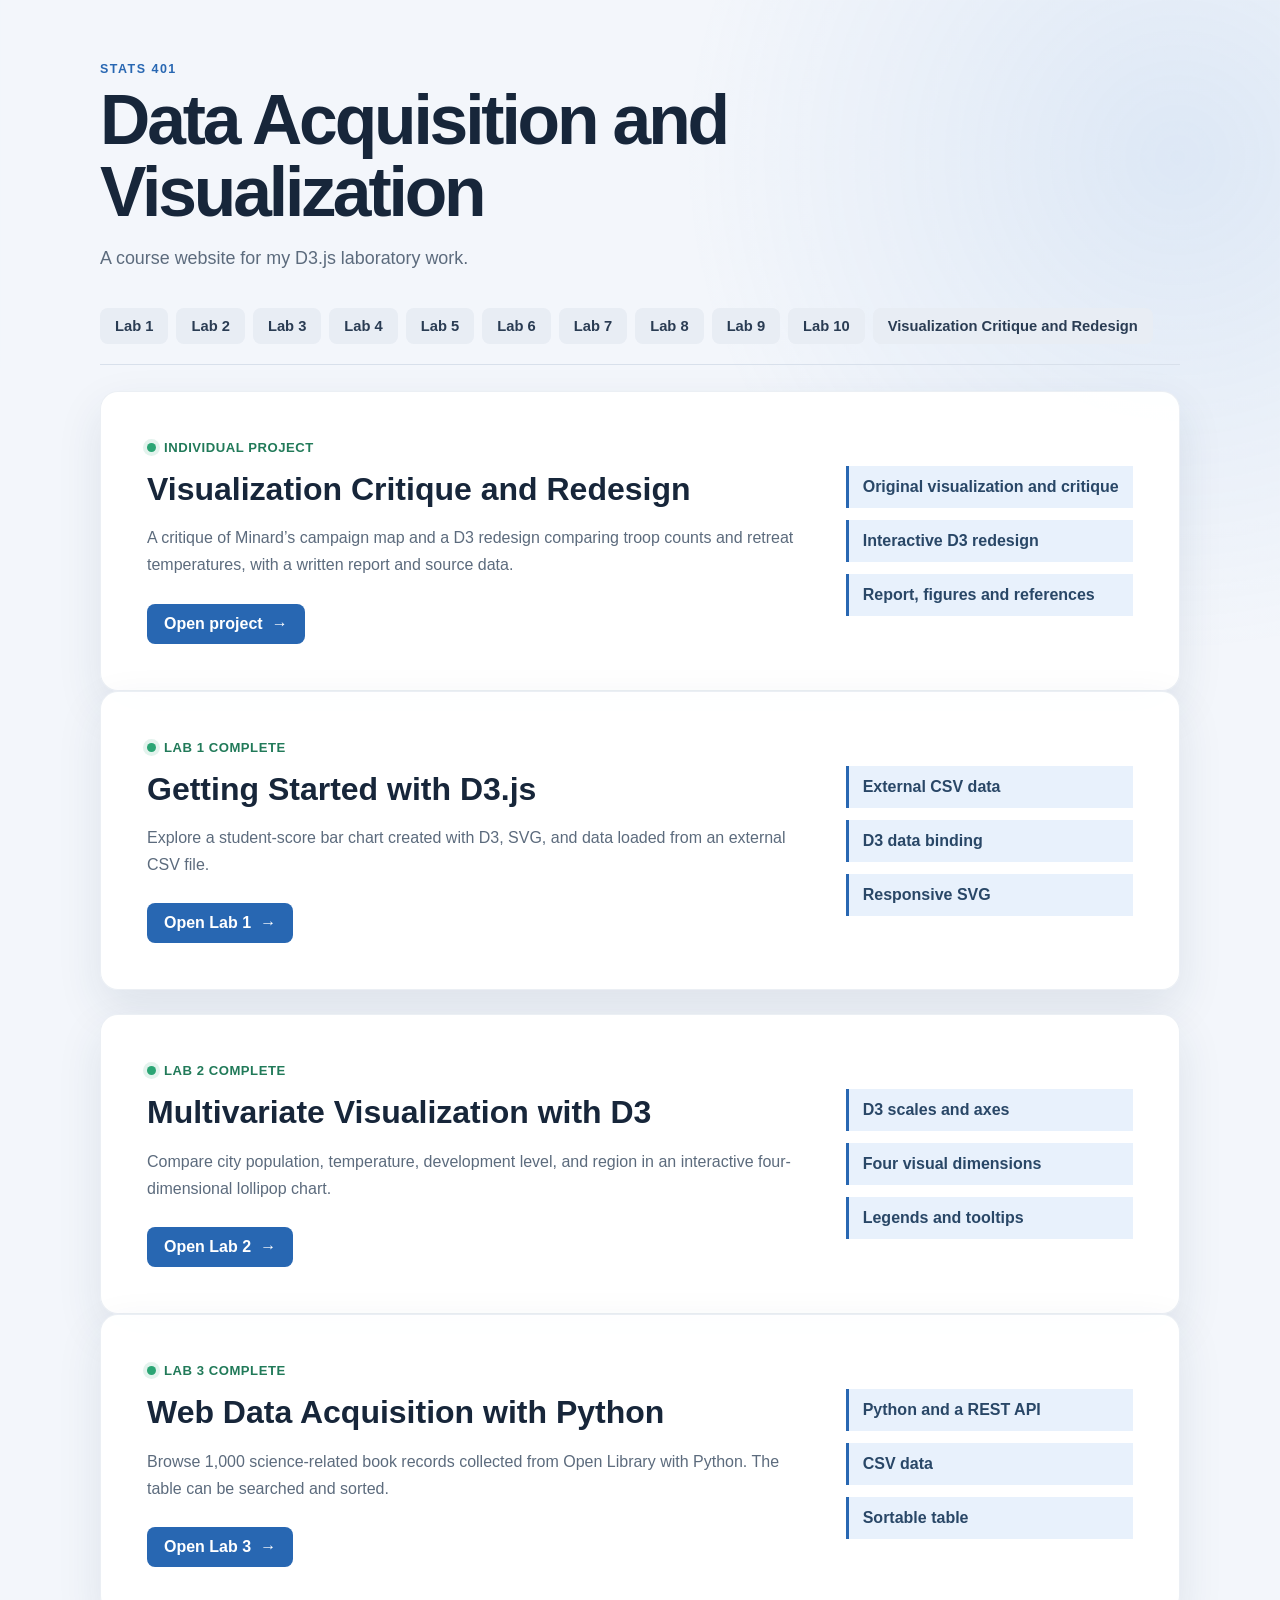
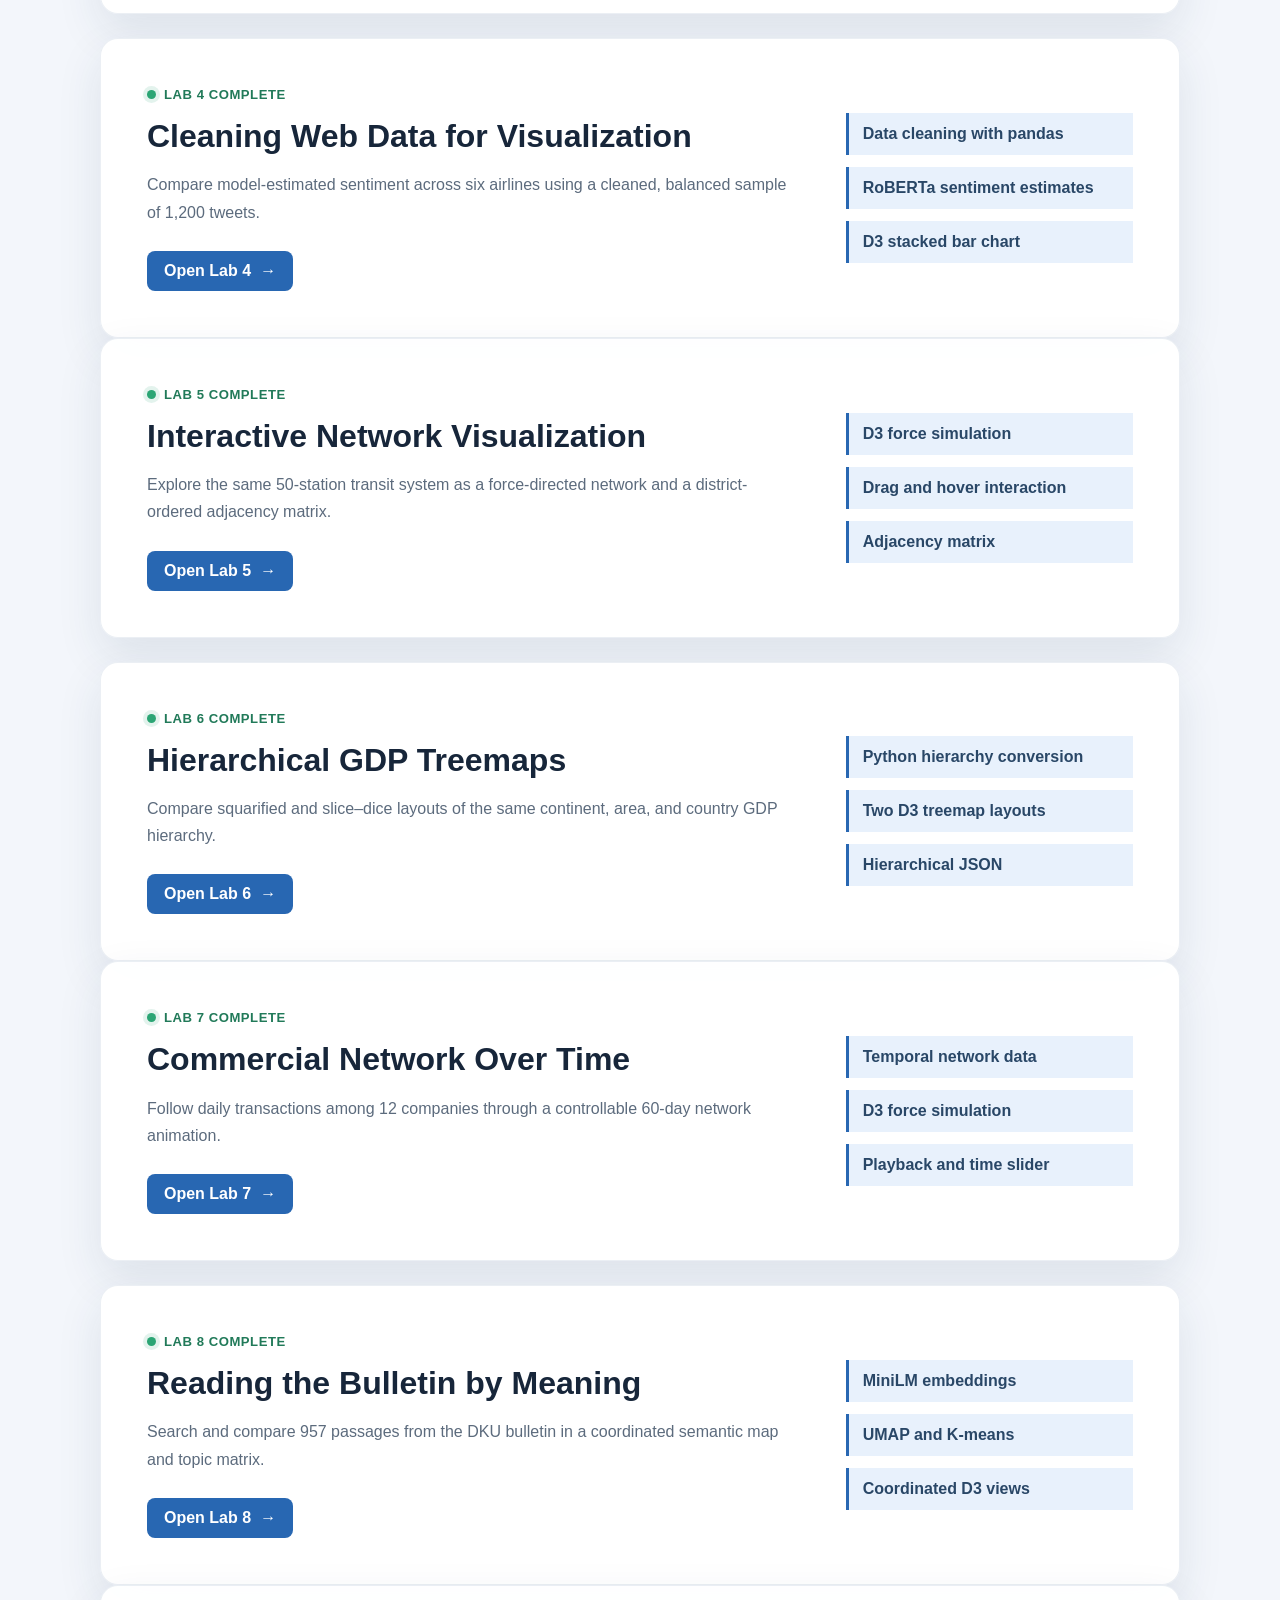
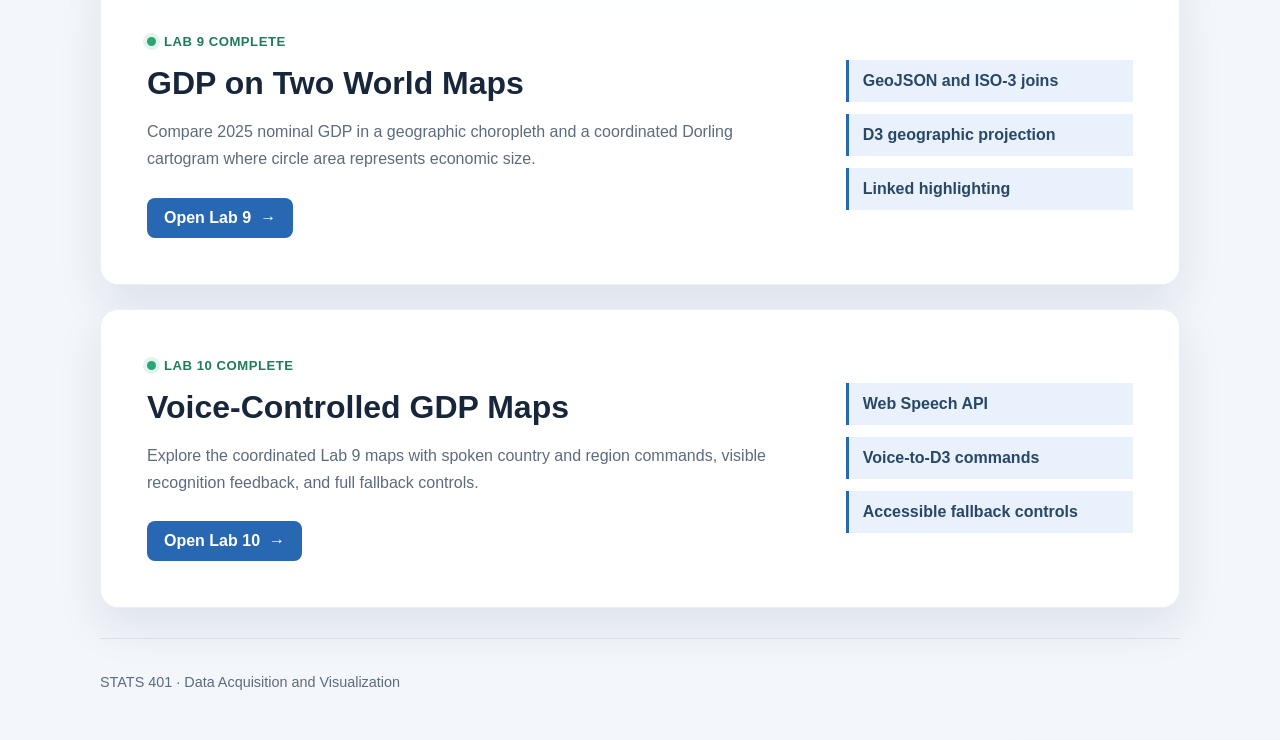
<file: index.html>
<!doctype html>
<html lang="en">
<head>
  <meta charset="utf-8">
  <meta name="viewport" content="width=device-width, initial-scale=1">
  <meta name="description" content="STATS 401 course website for data acquisition and visualization labs.">
  <title>STATS 401 Labs</title>
  <link rel="stylesheet" href="css/style.css?v=20260827-lab2">
</head>
<body>
  <a class="skip-link" href="#main-content">Skip to main content</a>

  <main id="main-content">
    <header class="page-header">
      <p class="eyebrow">STATS 401</p>
      <h1>Data Acquisition and Visualization</h1>
      <p class="intro">A course website for my D3.js laboratory work.</p>
    </header>

    <nav class="lab-nav" aria-label="Lab navigation">
      <a href="lab1/">Lab 1</a>
      <a href="lab2/">Lab 2</a>
      <a href="lab3/">Lab 3</a>
      <a href="lab4/">Lab 4</a>
      <a href="lab5/">Lab 5</a>
      <a href="lab6/">Lab 6</a>
      <a href="lab7/">Lab 7</a>
      <a href="lab8/">Lab 8</a>
      <a href="lab9/">Lab 9</a>
      <a href="lab10/">Lab 10</a>
      <a href="visualization-critique/">Visualization Critique and Redesign</a>
    </nav>

    <section class="card lab-feature" aria-labelledby="critique-heading">
      <div>
        <p class="status"><span class="status-dot" aria-hidden="true"></span>Individual Project</p>
        <h2 id="critique-heading">Visualization Critique and Redesign</h2>
        <p>A critique of Minard’s campaign map and a D3 redesign comparing troop counts and retreat temperatures, with a written report and source data.</p>
        <a class="button" href="visualization-critique/">Open project <span aria-hidden="true">→</span></a>
      </div>
      <ul class="feature-list" aria-label="Project contents">
        <li>Original visualization and critique</li>
        <li>Interactive D3 redesign</li>
        <li>Report, figures and references</li>
      </ul>
    </section>


    <section class="card lab-feature" aria-labelledby="lab1-heading">
      <div>
        <p class="status"><span class="status-dot" aria-hidden="true"></span>Lab 1 complete</p>
        <h2 id="lab1-heading">Getting Started with D3.js</h2>
        <p>
          Explore a student-score bar chart created with D3, SVG, and data loaded
          from an external CSV file.
        </p>
        <a class="button" href="lab1/">Open Lab 1 <span aria-hidden="true">→</span></a>
      </div>
      <ul class="feature-list" aria-label="Lab 1 technologies">
        <li>External CSV data</li>
        <li>D3 data binding</li>
        <li>Responsive SVG</li>
      </ul>
    </section>

    <section class="card lab-feature lab-feature-secondary" aria-labelledby="lab2-heading">
      <div>
        <p class="status"><span class="status-dot" aria-hidden="true"></span>Lab 2 complete</p>
        <h2 id="lab2-heading">Multivariate Visualization with D3</h2>
        <p>
          Compare city population, temperature, development level, and region in
          an interactive four-dimensional lollipop chart.
        </p>
        <a class="button" href="lab2/">Open Lab 2 <span aria-hidden="true">→</span></a>
      </div>
      <ul class="feature-list" aria-label="Lab 2 technologies">
        <li>D3 scales and axes</li>
        <li>Four visual dimensions</li>
        <li>Legends and tooltips</li>
      </ul>
    </section>

    <section class="card lab-feature" aria-labelledby="lab3-heading">
      <div>
        <p class="status"><span class="status-dot" aria-hidden="true"></span>Lab 3 complete</p>
        <h2 id="lab3-heading">Web Data Acquisition with Python</h2>
        <p>
          Browse 1,000 science-related book records collected from Open Library
          with Python. The table can be searched and sorted.
        </p>
        <a class="button" href="lab3/">Open Lab 3 <span aria-hidden="true">→</span></a>
      </div>
      <ul class="feature-list" aria-label="Lab 3 technologies">
        <li>Python and a REST API</li>
        <li>CSV data</li>
        <li>Sortable table</li>
      </ul>
    </section>

    <section class="card lab-feature lab-feature-secondary" aria-labelledby="lab4-heading">
      <div>
        <p class="status"><span class="status-dot" aria-hidden="true"></span>Lab 4 complete</p>
        <h2 id="lab4-heading">Cleaning Web Data for Visualization</h2>
        <p>
          Compare model-estimated sentiment across six airlines using a cleaned,
          balanced sample of 1,200 tweets.
        </p>
        <a class="button" href="lab4/">Open Lab 4 <span aria-hidden="true">→</span></a>
      </div>
      <ul class="feature-list" aria-label="Lab 4 technologies">
        <li>Data cleaning with pandas</li>
        <li>RoBERTa sentiment estimates</li>
        <li>D3 stacked bar chart</li>
      </ul>
    </section>

    <section class="card lab-feature" aria-labelledby="lab5-heading">
      <div>
        <p class="status"><span class="status-dot" aria-hidden="true"></span>Lab 5 complete</p>
        <h2 id="lab5-heading">Interactive Network Visualization</h2>
        <p>
          Explore the same 50-station transit system as a force-directed network
          and a district-ordered adjacency matrix.
        </p>
        <a class="button" href="lab5/">Open Lab 5 <span aria-hidden="true">→</span></a>
      </div>
      <ul class="feature-list" aria-label="Lab 5 technologies">
        <li>D3 force simulation</li>
        <li>Drag and hover interaction</li>
        <li>Adjacency matrix</li>
      </ul>
    </section>

    <section class="card lab-feature lab-feature-secondary" aria-labelledby="lab6-heading">
      <div>
        <p class="status"><span class="status-dot" aria-hidden="true"></span>Lab 6 complete</p>
        <h2 id="lab6-heading">Hierarchical GDP Treemaps</h2>
        <p>
          Compare squarified and slice–dice layouts of the same continent,
          area, and country GDP hierarchy.
        </p>
        <a class="button" href="lab6/">Open Lab 6 <span aria-hidden="true">→</span></a>
      </div>
      <ul class="feature-list" aria-label="Lab 6 technologies">
        <li>Python hierarchy conversion</li>
        <li>Two D3 treemap layouts</li>
        <li>Hierarchical JSON</li>
      </ul>
    </section>

    <section class="card lab-feature" aria-labelledby="lab7-heading">
      <div>
        <p class="status"><span class="status-dot" aria-hidden="true"></span>Lab 7 complete</p>
        <h2 id="lab7-heading">Commercial Network Over Time</h2>
        <p>
          Follow daily transactions among 12 companies through a controllable
          60-day network animation.
        </p>
        <a class="button" href="lab7/">Open Lab 7 <span aria-hidden="true">→</span></a>
      </div>
      <ul class="feature-list" aria-label="Lab 7 technologies">
        <li>Temporal network data</li>
        <li>D3 force simulation</li>
        <li>Playback and time slider</li>
      </ul>
    </section>

    <section class="card lab-feature lab-feature-secondary" aria-labelledby="lab8-heading">
      <div>
        <p class="status"><span class="status-dot" aria-hidden="true"></span>Lab 8 complete</p>
        <h2 id="lab8-heading">Reading the Bulletin by Meaning</h2>
        <p>
          Search and compare 957 passages from the DKU bulletin in a coordinated
          semantic map and topic matrix.
        </p>
        <a class="button" href="lab8/">Open Lab 8 <span aria-hidden="true">→</span></a>
      </div>
      <ul class="feature-list" aria-label="Lab 8 technologies">
        <li>MiniLM embeddings</li>
        <li>UMAP and K-means</li>
        <li>Coordinated D3 views</li>
      </ul>
    </section>

    <section class="card lab-feature" aria-labelledby="lab9-heading">
      <div>
        <p class="status"><span class="status-dot" aria-hidden="true"></span>Lab 9 complete</p>
        <h2 id="lab9-heading">GDP on Two World Maps</h2>
        <p>
          Compare 2025 nominal GDP in a geographic choropleth and a coordinated
          Dorling cartogram where circle area represents economic size.
        </p>
        <a class="button" href="lab9/">Open Lab 9 <span aria-hidden="true">→</span></a>
      </div>
      <ul class="feature-list" aria-label="Lab 9 technologies">
        <li>GeoJSON and ISO-3 joins</li>
        <li>D3 geographic projection</li>
        <li>Linked highlighting</li>
      </ul>
    </section>

    <section class="card lab-feature lab-feature-secondary" aria-labelledby="lab10-heading">
      <div>
        <p class="status"><span class="status-dot" aria-hidden="true"></span>Lab 10 complete</p>
        <h2 id="lab10-heading">Voice-Controlled GDP Maps</h2>
        <p>
          Explore the coordinated Lab 9 maps with spoken country and region
          commands, visible recognition feedback, and full fallback controls.
        </p>
        <a class="button" href="lab10/">Open Lab 10 <span aria-hidden="true">→</span></a>
      </div>
      <ul class="feature-list" aria-label="Lab 10 technologies">
        <li>Web Speech API</li>
        <li>Voice-to-D3 commands</li>
        <li>Accessible fallback controls</li>
      </ul>
    </section>

    <footer class="site-footer">
      <p>STATS 401 · Data Acquisition and Visualization</p>
    </footer>
  </main>
</body>
</html>
</file>
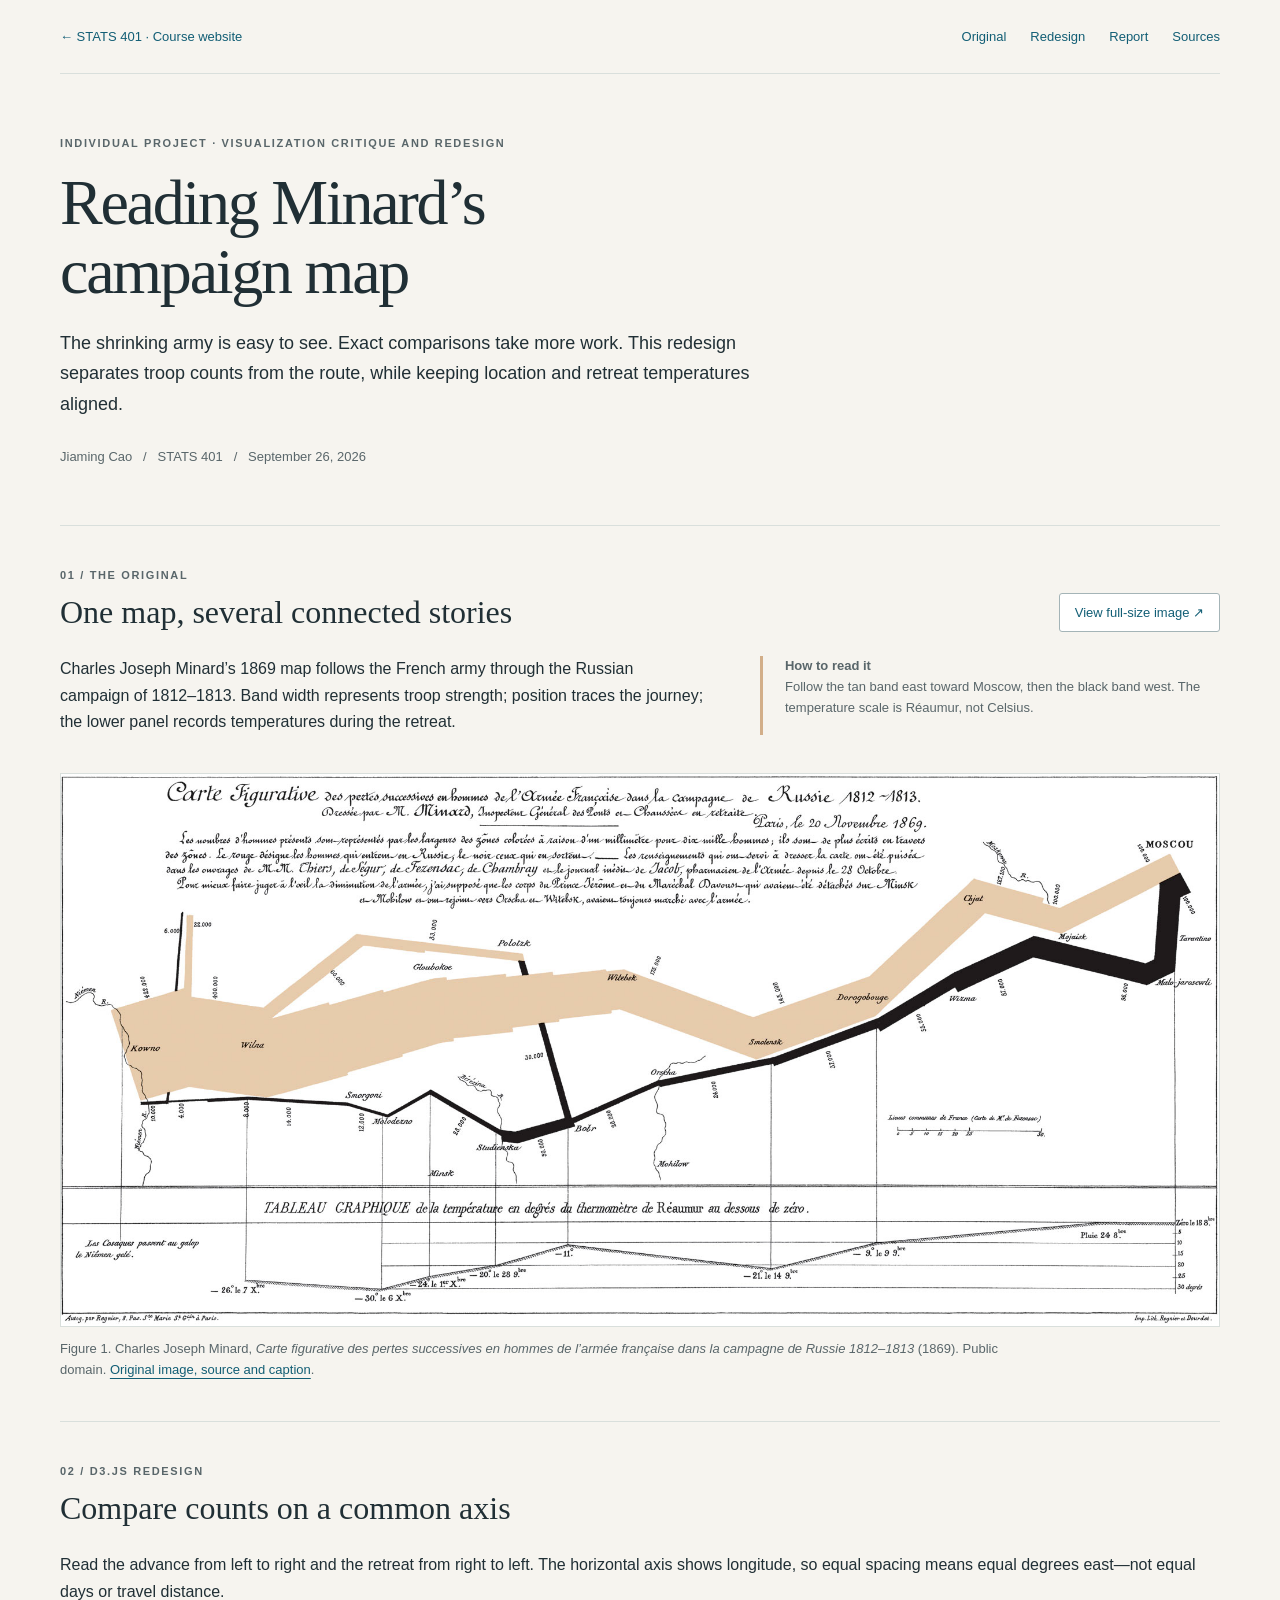
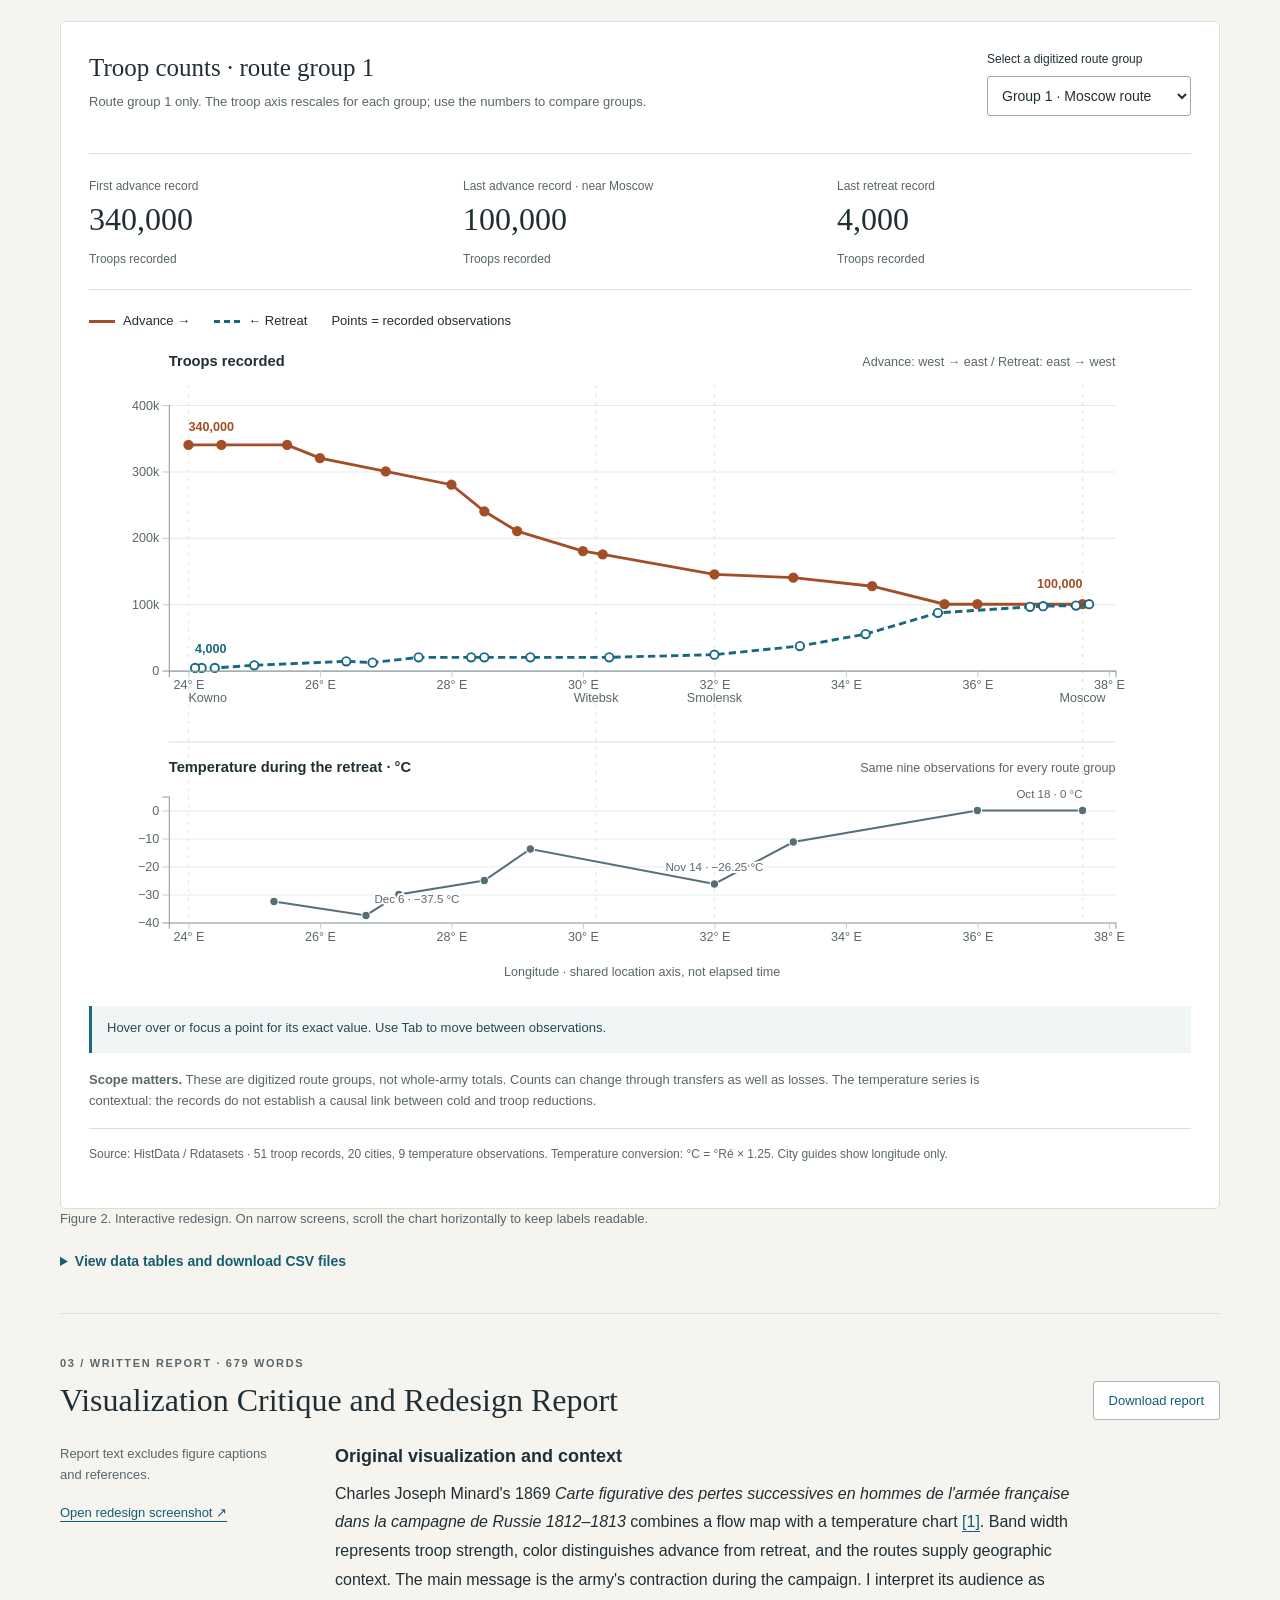
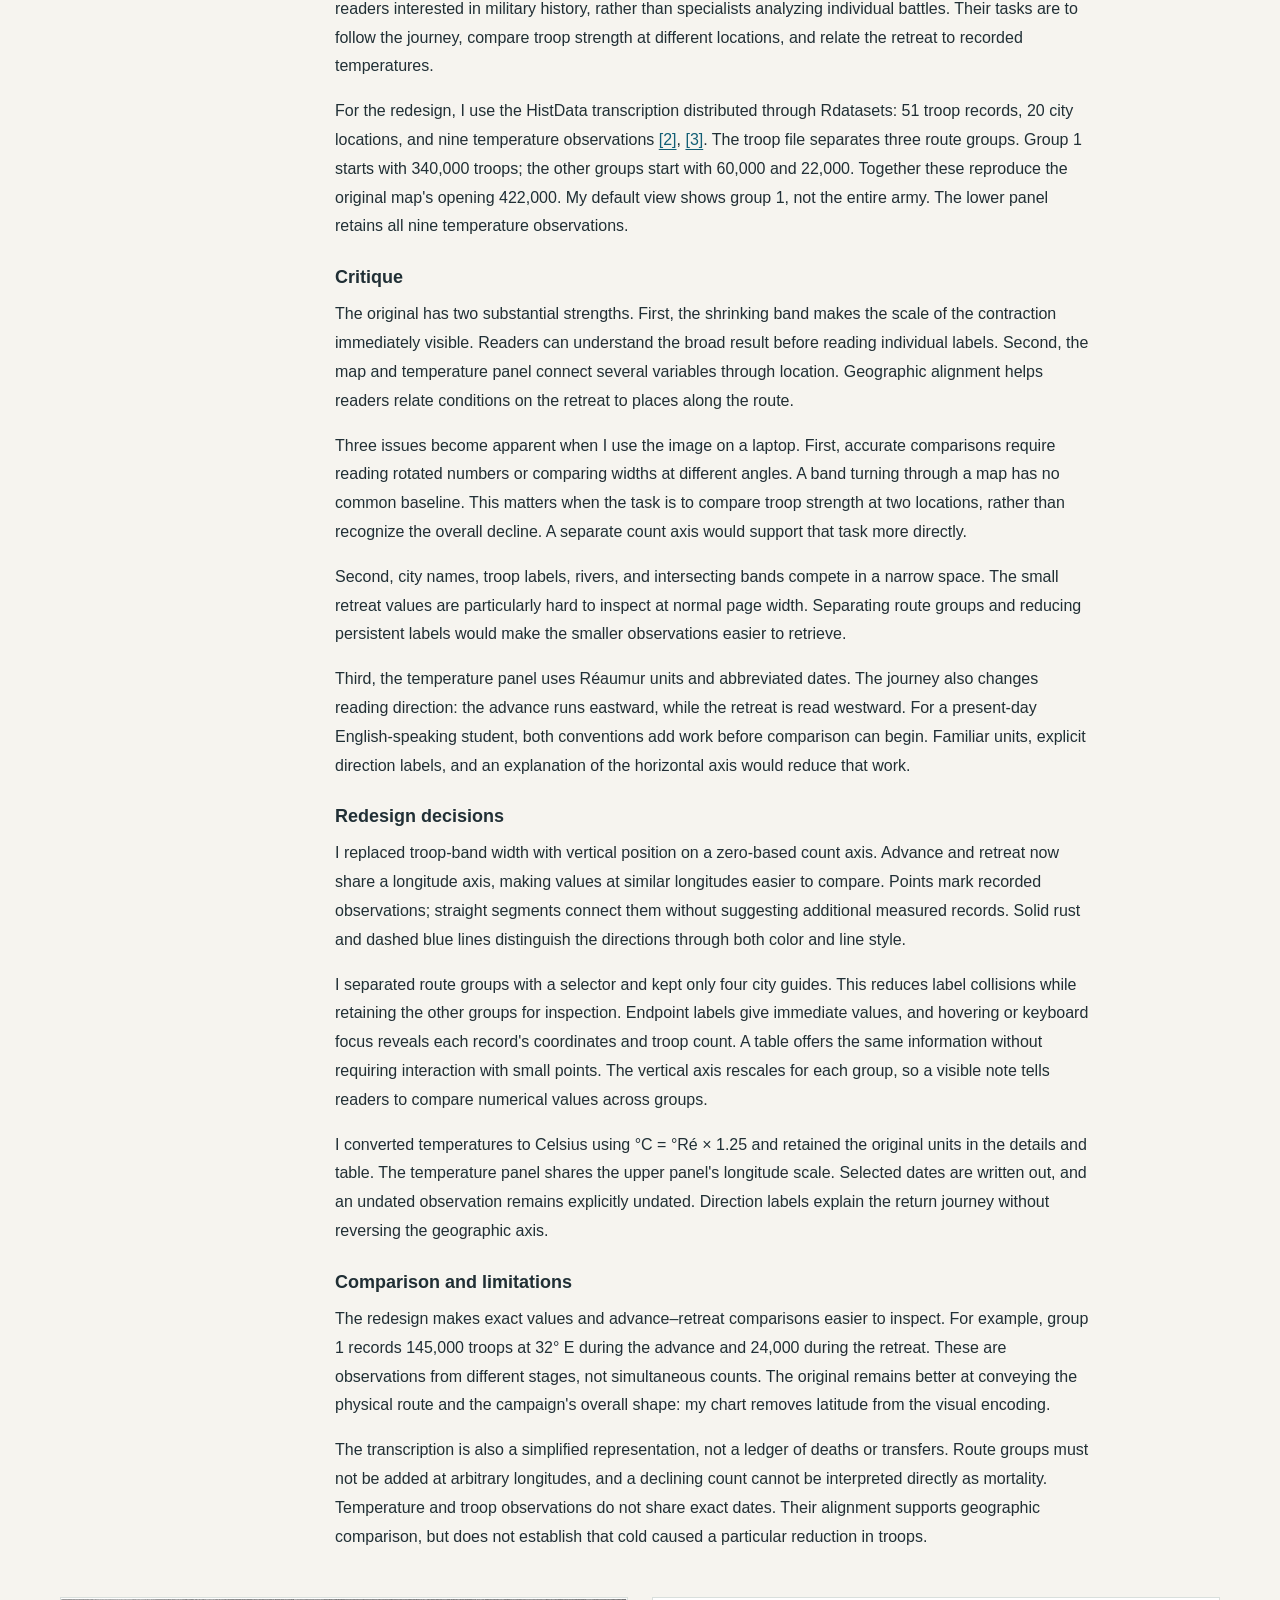
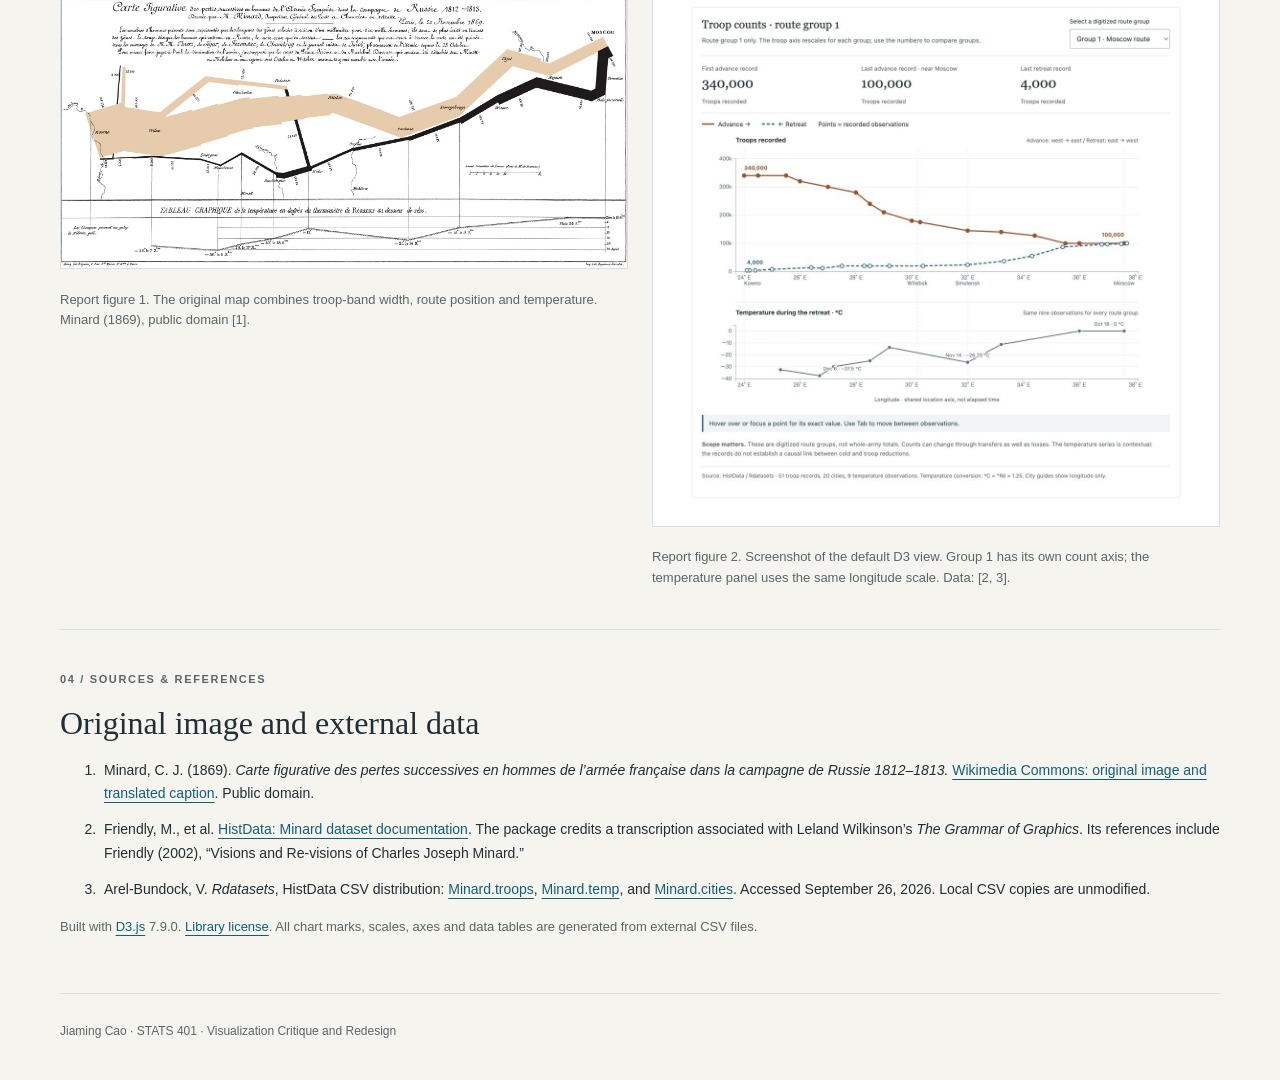
<file: visualization-critique/index.html>
<!doctype html>
<html lang="en"><head><meta charset="utf-8"><meta name="viewport" content="width=device-width,initial-scale=1"><meta name="description" content="A critique of Minard's 1869 campaign map and a D3.js redesign comparing troop counts and retreat temperatures."><title>Visualization Critique and Redesign | Jiaming Cao</title><link rel="stylesheet" href="styles.css"><script src="vendor/d3.v7.min.js" defer></script><script src="chart.js" defer></script></head>
<body><a class="skip" href="#redesign">Skip to redesigned visualization</a>
<header><nav class="topnav" aria-label="Page navigation"><a href="../">← STATS 401 · Course website</a><div class="navlinks"><a href="#original">Original</a><a href="#redesign">Redesign</a><a href="#report">Report</a><a href="#sources">Sources</a></div></nav><div class="hero"><p class="eyebrow">Individual project · Visualization Critique and Redesign</p><h1>Reading Minard’s<br>campaign map</h1><p class="lede">The shrinking army is easy to see. Exact comparisons take more work. This redesign separates troop counts from the route, while keeping location and retreat temperatures aligned.</p><p class="byline">Jiaming Cao &nbsp; / &nbsp; STATS 401 &nbsp; / &nbsp; September 26, 2026</p></div></header>
<main>
<section class="section" id="original" aria-labelledby="original-heading"><div class="section-heading"><div><p class="eyebrow">01 / The original</p><h2 id="original-heading">One map, several connected stories</h2></div><a class="button" href="assets/minard-original.png" target="_blank" rel="noopener">View full-size image ↗</a></div><div class="intro-grid"><p>Charles Joseph Minard’s 1869 map follows the French army through the Russian campaign of 1812–1813. Band width represents troop strength; position traces the journey; the lower panel records temperatures during the retreat.</p><p class="reading-key small"><strong>How to read it</strong><br>Follow the tan band east toward Moscow, then the black band west. The temperature scale is Réaumur, not Celsius.</p></div><figure class="original"><img src="assets/minard-original.png" width="2003" height="955" alt="Minard's original map: a wide tan advance band narrows toward Moscow, and a black retreat band returns west above a temperature chart."><figcaption>Figure 1. Charles Joseph Minard, <em>Carte figurative des pertes successives en hommes de l’armée française dans la campagne de Russie 1812–1813</em> (1869). Public domain. <a href="https://commons.wikimedia.org/wiki/File:Minard.png">Original image, source and caption</a>.</figcaption></figure></section>
<section class="section" id="redesign" aria-labelledby="redesign-heading"><div class="section-heading"><div><p class="eyebrow">02 / D3.js redesign</p><h2 id="redesign-heading">Compare counts on a common axis</h2></div></div><p>Read the advance from left to right and the retreat from right to left. The horizontal axis shows longitude, so equal spacing means equal degrees east—not equal days or travel distance.</p>
<div class="chart-card" id="chart-capture"><div class="chart-heading"><div><h3 id="chart-group-name">Troop counts · route group 1</h3><p class="small" id="scale-note">Route group 1 only. The troop axis rescales for each group; use the numbers to compare groups.</p></div><label class="selector" for="group-select">Select a digitized route group<select id="group-select"><option value="1">Group 1 · Moscow route</option><option value="2">Group 2 · northern branch</option><option value="3">Group 3 · western branch</option></select></label></div>
<div class="metrics"><div class="metric"><span>First advance record</span><strong id="metric-start">—</strong><span>Troops recorded</span></div><div class="metric"><span id="turn-label">Last advance record · near Moscow</span><strong id="metric-turn">—</strong><span>Troops recorded</span></div><div class="metric"><span>Last retreat record</span><strong id="metric-end">—</strong><span>Troops recorded</span></div></div>
<div class="legend" aria-label="Line legend"><span><i class="line-key" aria-hidden="true"></i>Advance →</span><span><i class="line-key retreat" aria-hidden="true"></i>← Retreat</span><span>Points = recorded observations</span></div><p id="loading" role="status">Loading the CSV data…</p><p id="chart-error" class="error" role="alert" hidden></p><noscript><p class="noscript">Enable JavaScript for the interactive chart. A static screenshot and downloadable data are available below.</p></noscript>
<div class="scroll-chart"><svg id="redesign-chart" viewBox="0 0 1050 625" role="img" aria-labelledby="chart-title chart-desc"></svg></div><div id="point-detail" class="detail" role="status" aria-live="polite">Hover over or focus a point for its exact value. Use Tab to move between observations.</div>
<p class="note"><strong>Scope matters.</strong> These are digitized route groups, not whole-army totals. Counts can change through transfers as well as losses. The temperature series is contextual: the records do not establish a causal link between cold and troop reductions.</p><p class="source-line">Source: HistData / Rdatasets · 51 troop records, 20 cities, 9 temperature observations. Temperature conversion: °C = °Ré × 1.25. City guides show longitude only.</p></div>
<p class="caption">Figure 2. Interactive redesign. On narrow screens, scroll the chart horizontally to keep labels readable.</p>
<details><summary>View data tables and download CSV files</summary><p class="small">The troop table follows the selected group. Temperature observations stay the same. Source row numbers preserve the original ordering.</p><div class="table-wrap"><table><caption id="table-caption">Troop records</caption><thead><tr><th scope="col">Source row</th><th scope="col">Direction</th><th scope="col">Longitude</th><th scope="col">Latitude</th><th scope="col">Troops</th></tr></thead><tbody id="troop-table-body"></tbody></table></div><div class="table-wrap"><table><caption>Retreat temperatures · all nine source observations</caption><thead><tr><th scope="col">Date</th><th scope="col">Longitude</th><th scope="col">°Ré</th><th scope="col">°C</th></tr></thead><tbody id="temp-table-body"></tbody></table></div><p class="small"><a href="data/troops.csv" download>Troops CSV</a> · <a href="data/temperature.csv" download>Temperature CSV</a> · <a href="data/cities.csv" download>Cities CSV</a> · <a href="data/README.md">Data notes</a></p></details></section>
<section class="section" id="report" aria-labelledby="report-heading"><div class="section-heading"><div><p class="eyebrow">03 / Written report · 679 words</p><h2 id="report-heading">Visualization Critique and Redesign Report</h2></div><a class="button" href="report.md" download>Download report</a></div><div class="report-layout"><aside class="report-nav"><p class="small">Report text excludes figure captions and references.</p><a href="assets/redesign.jpg" target="_blank" rel="noopener">Open redesign screenshot ↗</a></aside><article class="report-body"><h3>Original visualization and context</h3>
<p>Charles Joseph Minard&#x27;s 1869 <em>Carte figurative des pertes successives en hommes de l&#x27;armée française dans la campagne de Russie 1812–1813</em> combines a flow map with a temperature chart <a href="#ref-1">[1]</a>. Band width represents troop strength, color distinguishes advance from retreat, and the routes supply geographic context. The main message is the army&#x27;s contraction during the campaign. I interpret its audience as readers interested in military history, rather than specialists analyzing individual battles. Their tasks are to follow the journey, compare troop strength at different locations, and relate the retreat to recorded temperatures.</p>
<p>For the redesign, I use the HistData transcription distributed through Rdatasets: 51 troop records, 20 city locations, and nine temperature observations <a href="#ref-2">[2]</a>, <a href="#ref-3">[3]</a>. The troop file separates three route groups. Group 1 starts with 340,000 troops; the other groups start with 60,000 and 22,000. Together these reproduce the original map&#x27;s opening 422,000. My default view shows group 1, not the entire army. The lower panel retains all nine temperature observations.</p>
<h3>Critique</h3>
<p>The original has two substantial strengths. First, the shrinking band makes the scale of the contraction immediately visible. Readers can understand the broad result before reading individual labels. Second, the map and temperature panel connect several variables through location. Geographic alignment helps readers relate conditions on the retreat to places along the route.</p>
<p>Three issues become apparent when I use the image on a laptop. First, accurate comparisons require reading rotated numbers or comparing widths at different angles. A band turning through a map has no common baseline. This matters when the task is to compare troop strength at two locations, rather than recognize the overall decline. A separate count axis would support that task more directly.</p>
<p>Second, city names, troop labels, rivers, and intersecting bands compete in a narrow space. The small retreat values are particularly hard to inspect at normal page width. Separating route groups and reducing persistent labels would make the smaller observations easier to retrieve.</p>
<p>Third, the temperature panel uses Réaumur units and abbreviated dates. The journey also changes reading direction: the advance runs eastward, while the retreat is read westward. For a present-day English-speaking student, both conventions add work before comparison can begin. Familiar units, explicit direction labels, and an explanation of the horizontal axis would reduce that work.</p>
<h3>Redesign decisions</h3>
<p>I replaced troop-band width with vertical position on a zero-based count axis. Advance and retreat now share a longitude axis, making values at similar longitudes easier to compare. Points mark recorded observations; straight segments connect them without suggesting additional measured records. Solid rust and dashed blue lines distinguish the directions through both color and line style.</p>
<p>I separated route groups with a selector and kept only four city guides. This reduces label collisions while retaining the other groups for inspection. Endpoint labels give immediate values, and hovering or keyboard focus reveals each record&#x27;s coordinates and troop count. A table offers the same information without requiring interaction with small points. The vertical axis rescales for each group, so a visible note tells readers to compare numerical values across groups.</p>
<p>I converted temperatures to Celsius using °C = °Ré × 1.25 and retained the original units in the details and table. The temperature panel shares the upper panel&#x27;s longitude scale. Selected dates are written out, and an undated observation remains explicitly undated. Direction labels explain the return journey without reversing the geographic axis.</p>
<h3>Comparison and limitations</h3>
<p>The redesign makes exact values and advance–retreat comparisons easier to inspect. For example, group 1 records 145,000 troops at 32° E during the advance and 24,000 during the retreat. These are observations from different stages, not simultaneous counts. The original remains better at conveying the physical route and the campaign&#x27;s overall shape: my chart removes latitude from the visual encoding.</p>
<p>The transcription is also a simplified representation, not a ledger of deaths or transfers. Route groups must not be added at arbitrary longitudes, and a declining count cannot be interpreted directly as mortality. Temperature and troop observations do not share exact dates. Their alignment supports geographic comparison, but does not establish that cold caused a particular reduction in troops.</p></article></div><div class="report-figures"><figure><a href="assets/minard-original.png"><img src="assets/minard-original.png" loading="lazy" alt="Report figure 1: original Minard map"></a><figcaption>Report figure 1. The original map combines troop-band width, route position and temperature. Minard (1869), public domain [1].</figcaption></figure><figure><a href="assets/redesign.jpg"><img src="assets/redesign.jpg" loading="lazy" alt="Report figure 2: screenshot of the D3 redesign with route group 1 selected"></a><figcaption>Report figure 2. Screenshot of the default D3 view. Group 1 has its own count axis; the temperature panel uses the same longitude scale. Data: [2, 3].</figcaption></figure></div></section>
<section class="section" id="sources" aria-labelledby="sources-heading"><p class="eyebrow">04 / Sources & references</p><h2 id="sources-heading">Original image and external data</h2><ol class="refs"><li id="ref-1">Minard, C. J. (1869). <em>Carte figurative des pertes successives en hommes de l’armée française dans la campagne de Russie 1812–1813.</em> <a href="https://commons.wikimedia.org/wiki/File:Minard.png">Wikimedia Commons: original image and translated caption</a>. Public domain.</li><li id="ref-2">Friendly, M., et al. <a href="https://friendly.github.io/HistData/reference/Minard.html">HistData: Minard dataset documentation</a>. The package credits a transcription associated with Leland Wilkinson’s <em>The Grammar of Graphics</em>. Its references include Friendly (2002), “Visions and Re-visions of Charles Joseph Minard.”</li><li id="ref-3">Arel-Bundock, V. <em>Rdatasets</em>, HistData CSV distribution: <a href="https://vincentarelbundock.github.io/Rdatasets/csv/HistData/Minard.troops.csv">Minard.troops</a>, <a href="https://vincentarelbundock.github.io/Rdatasets/csv/HistData/Minard.temp.csv">Minard.temp</a>, and <a href="https://vincentarelbundock.github.io/Rdatasets/csv/HistData/Minard.cities.csv">Minard.cities</a>. Accessed September 26, 2026. Local CSV copies are unmodified.</li></ol><p class="small">Built with <a href="https://d3js.org/">D3.js</a> 7.9.0. <a href="vendor/D3-LICENSE">Library license</a>. All chart marks, scales, axes and data tables are generated from external CSV files.</p></section>
</main><footer>Jiaming Cao · STATS 401 · Visualization Critique and Redesign</footer></body></html>
</file>
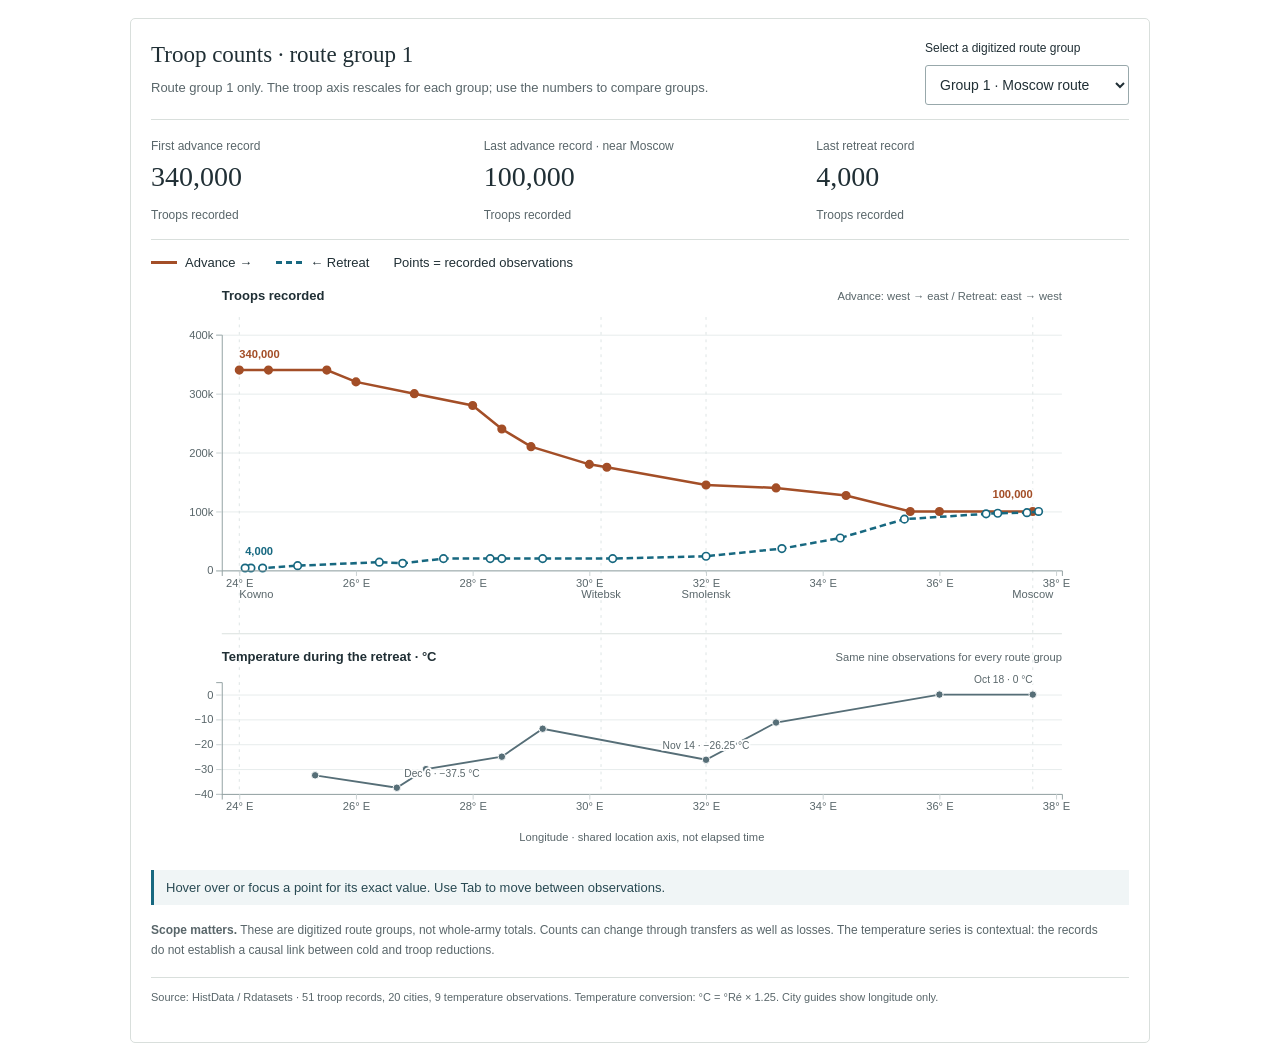
<file: visualization-critique/figure.html>
<!doctype html><html lang="en"><head><meta charset="utf-8"><meta name="viewport" content="width=device-width,initial-scale=1"><title>D3 redesign · Figure 2</title><link rel="stylesheet" href="styles.css"><style>body{background:white}#chart-capture{width:min(1020px,calc(100% - 40px));margin:18px auto;padding:20px}.metrics{margin:14px 0 8px;padding:12px 0}.legend{margin:12px 0 4px}.chart-heading h3{font-size:23px}.metric strong{font-size:28px}.source-line{padding-top:10px;margin-top:10px}.detail{padding:7px 12px;min-height:0}.note{font-size:12px}.source-line{font-size:11px}.chart-heading p{margin-bottom:6px}</style><script src="vendor/d3.v7.min.js" defer></script><script src="chart.js" defer></script></head><body><div class="chart-card" id="chart-capture"><div class="chart-heading"><div><h3 id="chart-group-name">Troop counts · route group 1</h3><p class="small" id="scale-note">Route group 1 only. The troop axis rescales for each group; use the numbers to compare groups.</p></div><label class="selector" for="group-select">Select a digitized route group<select id="group-select"><option value="1">Group 1 · Moscow route</option><option value="2">Group 2 · northern branch</option><option value="3">Group 3 · western branch</option></select></label></div>
<div class="metrics"><div class="metric"><span>First advance record</span><strong id="metric-start">—</strong><span>Troops recorded</span></div><div class="metric"><span id="turn-label">Last advance record · near Moscow</span><strong id="metric-turn">—</strong><span>Troops recorded</span></div><div class="metric"><span>Last retreat record</span><strong id="metric-end">—</strong><span>Troops recorded</span></div></div>
<div class="legend" aria-label="Line legend"><span><i class="line-key" aria-hidden="true"></i>Advance →</span><span><i class="line-key retreat" aria-hidden="true"></i>← Retreat</span><span>Points = recorded observations</span></div><p id="loading" role="status">Loading the CSV data…</p><p id="chart-error" class="error" role="alert" hidden></p><noscript><p class="noscript">Enable JavaScript for the interactive chart. A static screenshot and downloadable data are available below.</p></noscript>
<div class="scroll-chart"><svg id="redesign-chart" viewBox="0 0 1050 625" role="img" aria-labelledby="chart-title chart-desc"></svg></div><div id="point-detail" class="detail" role="status" aria-live="polite">Hover over or focus a point for its exact value. Use Tab to move between observations.</div>
<p class="note"><strong>Scope matters.</strong> These are digitized route groups, not whole-army totals. Counts can change through transfers as well as losses. The temperature series is contextual: the records do not establish a causal link between cold and troop reductions.</p><p class="source-line">Source: HistData / Rdatasets · 51 troop records, 20 cities, 9 temperature observations. Temperature conversion: °C = °Ré × 1.25. City guides show longitude only.</p></div>
<details hidden><summary>View data tables and download CSV files</summary><p class="small">The troop table follows the selected group. Temperature observations stay the same. Source row numbers preserve the original ordering.</p><div class="table-wrap"><table><caption id="table-caption">Troop records</caption><thead><tr><th scope="col">Source row</th><th scope="col">Direction</th><th scope="col">Longitude</th><th scope="col">Latitude</th><th scope="col">Troops</th></tr></thead><tbody id="troop-table-body"></tbody></table></div><div class="table-wrap"><table><caption>Retreat temperatures · all nine source observations</caption><thead><tr><th scope="col">Date</th><th scope="col">Longitude</th><th scope="col">°Ré</th><th scope="col">°C</th></tr></thead><tbody id="temp-table-body"></tbody></table></div><p class="small"><a href="data/troops.csv" download>Troops CSV</a> · <a href="data/temperature.csv" download>Temperature CSV</a> · <a href="data/cities.csv" download>Cities CSV</a> · <a href="data/README.md">Data notes</a></p></details></body></html>
</file>
<file: css/style.css>
:root {
  --ink: #17263a;
  --muted: #5c6b7d;
  --page: #f3f6fb;
  --surface: #ffffff;
  --line: #d8e0eb;
  --blue: #2867b2;
  --blue-dark: #174f91;
  --blue-soft: #e8f1fc;
  --green: #217a59;
  --shadow: 0 18px 45px rgba(26, 54, 88, 0.10);
  color: var(--ink);
  background: var(--page);
  font-family: Inter, ui-sans-serif, -apple-system, BlinkMacSystemFont, "Segoe UI", Arial, sans-serif;
  font-synthesis: none;
}

* { box-sizing: border-box; }

html { scroll-behavior: smooth; }

body {
  min-height: 100vh;
  margin: 0;
  background:
    radial-gradient(circle at 92% 4%, rgba(75, 137, 210, 0.13), transparent 31rem),
    var(--page);
}

a { color: var(--blue-dark); }

a:focus-visible,
.bar:focus-visible {
  outline: 3px solid #f2a93b;
  outline-offset: 3px;
}

.skip-link {
  position: fixed;
  top: 10px;
  left: 10px;
  z-index: 10;
  padding: 10px 14px;
  border-radius: 7px;
  background: var(--ink);
  color: white;
  transform: translateY(-160%);
  transition: transform 160ms ease;
}

.skip-link:focus { transform: translateY(0); }

main {
  width: min(1080px, calc(100% - 40px));
  margin: 0 auto;
  padding: 62px 0 36px;
}

.page-header { max-width: 760px; }

.eyebrow,
.section-label {
  margin: 0 0 9px;
  color: var(--blue);
  font-size: 0.78rem;
  font-weight: 800;
  letter-spacing: 0.12em;
}

h1 {
  margin: 0;
  color: var(--ink);
  font-size: clamp(2.25rem, 7vw, 4.35rem);
  line-height: 1.03;
  letter-spacing: -0.045em;
}

h2 {
  margin: 0;
  font-size: clamp(1.45rem, 3vw, 2rem);
  line-height: 1.2;
}

.intro {
  margin: 16px 0 0;
  color: var(--muted);
  font-size: 1.12rem;
  line-height: 1.65;
}

.lab-nav {
  display: flex;
  flex-wrap: wrap;
  gap: 8px;
  margin: 34px 0 26px;
  padding-bottom: 20px;
  border-bottom: 1px solid var(--line);
}

.lab-nav a {
  padding: 9px 14px;
  border: 1px solid transparent;
  border-radius: 8px;
  background: #e8edf4;
  color: #2a3c53;
  font-size: 0.92rem;
  font-weight: 700;
  text-decoration: none;
  transition: background 150ms ease, color 150ms ease, transform 150ms ease;
}

.lab-nav a:hover {
  background: #d9e4f2;
  transform: translateY(-1px);
}

.lab-nav a.active {
  background: var(--blue);
  color: white;
}

.card,
.chart-card {
  border: 1px solid rgba(35, 83, 135, 0.09);
  border-radius: 18px;
  background: rgba(255, 255, 255, 0.96);
  box-shadow: var(--shadow);
}

.card { padding: clamp(26px, 5vw, 46px); }

.lab-feature-secondary { margin-top: 24px; }

.lab-feature {
  display: grid;
  grid-template-columns: minmax(0, 1.6fr) minmax(230px, 0.7fr);
  gap: 42px;
  align-items: center;
}

.lab-feature p:not(.status) {
  max-width: 650px;
  color: var(--muted);
  line-height: 1.7;
}

.status {
  display: inline-flex;
  align-items: center;
  gap: 8px;
  margin: 0 0 15px;
  color: var(--green);
  font-size: 0.82rem;
  font-weight: 800;
  letter-spacing: 0.04em;
  text-transform: uppercase;
}

.status-dot {
  width: 9px;
  height: 9px;
  border-radius: 999px;
  background: #2ba574;
  box-shadow: 0 0 0 4px rgba(43, 165, 116, 0.13);
}

.feature-list {
  display: grid;
  gap: 12px;
  margin: 0;
  padding: 0;
  list-style: none;
}

.feature-list li {
  padding: 12px 14px;
  border-left: 3px solid var(--blue);
  background: var(--blue-soft);
  color: #294767;
  font-weight: 700;
}

.button {
  display: inline-flex;
  align-items: center;
  gap: 9px;
  margin-top: 9px;
  padding: 11px 17px;
  border-radius: 8px;
  background: var(--blue);
  color: white;
  font-weight: 800;
  text-decoration: none;
  transition: background 150ms ease, transform 150ms ease;
}

.button:hover {
  background: var(--blue-dark);
  transform: translateY(-1px);
}

.chart-card { padding: clamp(22px, 4vw, 38px); }

.chart-header {
  display: flex;
  justify-content: space-between;
  gap: 30px;
  align-items: flex-start;
  padding-bottom: 22px;
  border-bottom: 1px solid var(--line);
}

.chart-note {
  margin: 8px 0 0;
  color: var(--muted);
}

.chart-meta {
  display: flex;
  flex-wrap: wrap;
  gap: 10px;
  margin: 0;
}

.chart-meta div {
  min-width: 105px;
  padding: 10px 13px;
  border-radius: 9px;
  background: var(--blue-soft);
}

.chart-meta dt {
  color: var(--muted);
  font-size: 0.7rem;
  font-weight: 800;
  letter-spacing: 0.06em;
  text-transform: uppercase;
}

.chart-meta dd {
  margin: 3px 0 0;
  color: #214b79;
  font-size: 0.88rem;
  font-weight: 800;
  overflow-wrap: anywhere;
}

.chart-container {
  overflow-x: auto;
  margin-top: 18px;
  padding: 4px 2px 0;
}

.chart-svg {
  display: block;
  width: 100%;
  min-width: 720px;
  height: auto;
}

.grid-line {
  stroke: #e1e7ef;
  stroke-width: 1;
}

.grid-line.baseline {
  stroke: #91a1b5;
  stroke-width: 1.4;
}

.guide-label {
  fill: #7a899a;
  font-size: 12px;
  text-anchor: end;
}

.bar {
  fill: var(--blue);
  transition: fill 150ms ease, opacity 150ms ease;
}

.bar:hover,
.bar:focus { fill: var(--blue-dark); }

.name-label,
.score-label {
  fill: #26384d;
  text-anchor: middle;
  pointer-events: none;
}

.name-label {
  font-size: 14px;
  font-weight: 800;
}

.score-label {
  fill: var(--muted);
  font-size: 12px;
  font-weight: 700;
}

.chart-caption {
  max-width: 760px;
  margin: 14px 0 0;
  color: var(--muted);
  font-size: 0.92rem;
  line-height: 1.6;
}

.mobile-hint {
  display: none;
  margin: 9px 0 0;
  color: #214b79;
  font-size: 0.82rem;
  font-weight: 800;
}

.chart-summary {
  margin: -14px 0 4px 54px;
  color: #214b79;
  font-size: 0.9rem;
  font-weight: 800;
}

.lab2-card { overflow: visible; }

.encoding-grid {
  display: grid;
  grid-template-columns: repeat(4, minmax(0, 1fr));
  gap: 10px;
  margin: 22px 0 0;
}

.encoding-grid > div {
  display: flex;
  flex-direction: column;
  gap: 4px;
  padding: 13px 15px;
  border: 1px solid #dce5f0;
  border-radius: 11px;
  background: #f8fafd;
}

.encoding-key {
  color: var(--blue);
  font-size: 0.69rem;
  font-weight: 850;
  letter-spacing: 0.09em;
  text-transform: uppercase;
}

.encoding-grid strong {
  color: #263b54;
  font-size: 0.92rem;
}

.legend-panel {
  display: grid;
  grid-template-columns: minmax(240px, 1fr) minmax(280px, 1fr);
  gap: 34px;
  align-items: center;
  margin-top: 16px;
  padding: 17px 20px;
  border-radius: 12px;
  background: #edf3fa;
}

.legend-panel p {
  margin: 0 0 9px;
  color: #294767;
  font-size: 0.83rem;
}

.legend-panel p span {
  margin-left: 6px;
  color: var(--muted);
  font-size: 0.76rem;
}

.temperature-gradient {
  width: 100%;
  height: 11px;
  border: 1px solid rgba(23, 38, 58, 0.12);
  border-radius: 99px;
  background: linear-gradient(90deg, #2f6db2 0%, #f4d35e 50%, #d4543f 100%);
}

.legend-range {
  display: flex;
  justify-content: space-between;
  margin-top: 5px;
  color: var(--muted);
  font-size: 0.72rem;
  font-weight: 750;
}

.size-items {
  display: flex;
  flex-wrap: wrap;
  gap: 20px;
  align-items: center;
}

.size-items span {
  display: inline-flex;
  gap: 8px;
  align-items: center;
  color: #334d6a;
  font-size: 0.78rem;
  font-weight: 750;
}

.size-dot {
  display: inline-block;
  flex: 0 0 auto;
  border: 2px solid white;
  border-radius: 50%;
  background: #597998;
  box-shadow: 0 0 0 1px rgba(31, 64, 97, 0.28);
}

.size-low { width: 14px; height: 14px; }
.size-medium { width: 21px; height: 21px; }
.size-high { width: 28px; height: 28px; }

.lab2-chart-container {
  margin-top: 16px;
  padding-top: 0;
}

.lab2-svg {
  display: block;
  width: 100%;
  min-width: 880px;
  height: auto;
}

.facet-panel {
  fill: #fbfcfe;
  stroke: #dce5f0;
  stroke-width: 1.2;
}

.facet-title {
  fill: #174f91;
  font-size: 17px;
  font-weight: 850;
}

.population-grid {
  stroke: #e2e8f0;
  stroke-dasharray: 3 5;
}

.population-axis path,
.population-axis line {
  stroke: #9aabbf;
}

.population-axis text {
  fill: #64758a;
  font-size: 11px;
}

.axis-title {
  fill: #5b6e84;
  font-size: 11px;
  font-weight: 750;
  text-anchor: middle;
}

.city-label {
  fill: #2a3e56;
  font-size: 12px;
  font-weight: 750;
  text-anchor: end;
}

.lollipop-stem {
  stroke: #7590ae;
  stroke-width: 4;
  stroke-linecap: round;
  opacity: 0.68;
}

.city-marker {
  cursor: pointer;
  stroke: white;
  stroke-width: 3;
  filter: drop-shadow(0 3px 4px rgba(35, 56, 80, 0.22));
  transition: filter 140ms ease, stroke-width 140ms ease;
}

.city-marker:hover,
.city-marker:focus,
.city-marker.active {
  stroke: #17263a;
  stroke-width: 4;
  filter: drop-shadow(0 4px 7px rgba(24, 47, 76, 0.34));
  outline: none;
}

.data-summary {
  margin: 2px 0 0;
  padding: 13px 16px;
  border-left: 3px solid var(--blue);
  border-radius: 0 8px 8px 0;
  background: var(--blue-soft);
  color: #294767;
  font-size: 0.9rem;
  line-height: 1.55;
}

.tooltip {
  position: fixed;
  z-index: 100;
  display: flex;
  flex-direction: column;
  gap: 4px;
  min-width: 210px;
  padding: 12px 14px;
  border: 1px solid rgba(23, 38, 58, 0.18);
  border-radius: 10px;
  background: rgba(23, 38, 58, 0.96);
  color: white;
  box-shadow: 0 14px 32px rgba(14, 31, 52, 0.24);
  font-size: 0.8rem;
  line-height: 1.4;
  opacity: 0;
  pointer-events: none;
  transform: translateY(4px);
  transition: opacity 120ms ease, transform 120ms ease;
}

.tooltip.visible {
  opacity: 1;
  transform: translateY(0);
}

.tooltip strong {
  margin-bottom: 3px;
  font-size: 0.96rem;
}

.justification {
  margin-top: 24px;
}

.justification p:last-child {
  max-width: 900px;
  margin: 15px 0 0;
  color: #44566c;
  font-size: 1rem;
  line-height: 1.78;
}

.loading-message,
.error-message {
  margin: 28px 0;
  padding: 16px;
  border-radius: 9px;
}

.loading-message {
  background: var(--blue-soft);
  color: #214b79;
}

.error-message {
  background: #fff1f0;
  color: #9f332c;
}

.placeholder {
  color: var(--muted);
  font-size: 1.08rem;
}

.site-footer {
  margin-top: 30px;
  padding-top: 20px;
  border-top: 1px solid var(--line);
  color: var(--muted);
  font-size: 0.9rem;
}

.site-footer a {
  font-weight: 700;
  text-decoration: none;
}

@media (max-width: 760px) {
  main {
    width: min(100% - 28px, 1080px);
    padding-top: 38px;
  }

  .lab-feature { grid-template-columns: 1fr; gap: 28px; }
  .chart-header { display: block; }
  .chart-meta { margin-top: 20px; }
  .chart-meta div { flex: 1 1 100px; }
  .mobile-hint { display: block; }
  .encoding-grid { grid-template-columns: repeat(2, minmax(0, 1fr)); }
  .legend-panel { grid-template-columns: 1fr; gap: 18px; }
}

@media (prefers-reduced-motion: reduce) {
  *, *::before, *::after {
    scroll-behavior: auto !important;
    transition: none !important;
  }
}
</file>
<file: visualization-critique/styles.css>
:root{--paper:#f6f4ef;--ink:#202f35;--muted:#59666a;--line:#d9dfdc;--advance:#a34e27;--retreat:#176880;--white:#fff;--serif:Georgia,'Times New Roman',serif}*{box-sizing:border-box}html{scroll-behavior:smooth;scroll-padding-top:24px}body{margin:0;background:var(--paper);color:var(--ink);font:16px/1.65 -apple-system,BlinkMacSystemFont,'Segoe UI',sans-serif}a{color:#125e75;text-underline-offset:4px}a:hover{text-decoration-thickness:2px}a:focus-visible,button:focus-visible,select:focus-visible,summary:focus-visible,[tabindex]:focus-visible{outline:3px solid #9a5900;outline-offset:4px}.skip{position:absolute;left:16px;top:-60px;background:white;padding:8px;z-index:5}.skip:focus{top:10px}header,main,footer{width:min(1160px,calc(100% - 64px));margin:auto}.topnav{display:flex;justify-content:space-between;gap:20px;padding:26px 0;border-bottom:1px solid var(--line);font-size:13px}.topnav a{text-decoration:none}.navlinks{display:flex;gap:24px}.eyebrow{font-size:11px;letter-spacing:.15em;text-transform:uppercase;font-weight:700;color:var(--muted);margin:0 0 15px}h1{font-family:var(--serif);font-size:clamp(40px,5vw,66px);font-weight:400;letter-spacing:-.035em;line-height:1.08;max-width:900px;margin:0 0 22px}.hero{padding:60px 0 42px}.lede{max-width:750px;font-size:18px;line-height:1.7}.byline{font-size:13px;color:var(--muted);margin-top:26px}.section{padding:40px 0;border-top:1px solid var(--line)}h2{font-family:var(--serif);font-size:32px;font-weight:400;line-height:1.25;margin:0 0 14px}h3{font-size:18px;line-height:1.4;margin:24px 0 10px}p{margin:0 0 16px}.section-heading{display:flex;justify-content:space-between;align-items:flex-end;gap:24px;margin-bottom:24px}.section-heading .eyebrow{margin-bottom:8px}.section-heading h2{margin-bottom:0}.small,.caption,figcaption{font-size:13px;color:var(--muted);line-height:1.6}.original{margin:22px 0 0}.original img{width:100%;height:auto;display:block;border:1px solid var(--line);background:white}figcaption{margin-top:12px;max-width:950px}.intro-grid{display:grid;grid-template-columns:1.4fr 1fr;gap:56px}.reading-key{border-left:3px solid #d2ae89;padding-left:22px}.chart-card{background:var(--white);border:1px solid var(--line);padding:28px;border-radius:5px}.chart-heading{display:flex;justify-content:space-between;gap:25px;align-items:flex-start}.chart-heading h3{font-family:var(--serif);font-weight:400;font-size:25px;margin:0 0 7px}.selector{font-size:12px;display:flex;flex-direction:column;gap:6px;min-width:190px}select{background:white;border:1px solid #98a8ab;padding:10px;font:inherit;font-size:14px;border-radius:3px;color:var(--ink)}.metrics{display:grid;grid-template-columns:repeat(3,1fr);margin:24px 0 12px;gap:20px;border-top:1px solid var(--line);border-bottom:1px solid var(--line);padding:18px 0}.metric strong{font:32px/1.15 var(--serif);display:block;margin:3px 0 7px}.metric span{font-size:12px;color:var(--muted)}.legend{display:flex;gap:24px;flex-wrap:wrap;font-size:13px;margin:20px 0 8px}.legend span{display:inline-flex;align-items:center;gap:8px}.line-key{width:26px;border-top:3px solid var(--advance)}.line-key.retreat{border-color:var(--retreat);border-top-style:dashed}.scroll-chart{overflow-x:auto}svg{display:block;width:100%;min-width:730px;height:auto;font-family:inherit}svg text{fill:var(--muted);font-size:12px}.chart-title{fill:var(--ink);font-weight:650;font-size:14px}.axis path{stroke:#8d9c9e}.axis line{stroke:#c7d0d1}.grid line{stroke:#e6ebeb}.grid path{display:none}.point{cursor:pointer}.point:focus{outline:none;stroke:#111;stroke-width:3px}.detail{background:#f0f5f6;color:#284952;border-left:3px solid var(--retreat);padding:11px 15px;font-size:13px;min-height:47px;margin:10px 0 16px}.note{font-size:13px;color:var(--muted);max-width:950px}.source-line{font-size:12px;color:var(--muted);border-top:1px solid var(--line);padding-top:16px;margin-top:16px}details{margin-top:20px}summary{cursor:pointer;color:#155d72;font-size:14px;font-weight:600}.table-wrap{overflow:auto;max-height:390px;margin-top:15px}table{border-collapse:collapse;width:100%;font-size:13px;background:white}caption{text-align:left;margin-bottom:10px}th,td{text-align:left;padding:9px 12px;border-bottom:1px solid var(--line);white-space:nowrap}th{background:#edf1f0;position:sticky;top:0}.report-layout{display:grid;grid-template-columns:220px 1fr;gap:55px}.report-nav{font-size:13px}.report-nav a{display:block;margin:8px 0}.report-body{max-width:760px}.report-body p{font-size:16px;line-height:1.8}.report-body h3:first-child{margin-top:0}.report-figures{display:grid;grid-template-columns:1fr 1fr;gap:24px;margin-top:30px}.report-figures figure{margin:0}.report-figures img{width:100%;border:1px solid var(--line)}.refs li{padding-left:4px;margin-bottom:13px;font-size:14px}.error{padding:20px;background:#fff0e8;color:#7e3418}.noscript{padding:15px;background:#fff0e8}footer{padding:28px 0 38px;border-top:1px solid var(--line);font-size:12px;color:var(--muted)}.button{display:inline-block;padding:8px 15px;border:1px solid #a4b4b7;border-radius:3px;font-size:13px;background:white;text-decoration:none}.chart-fallback{margin-top:20px}.chart-fallback img{max-width:100%}@media(max-width:750px){header,main,footer{width:calc(100% - 32px)}.topnav{flex-direction:column;gap:12px}.navlinks{gap:20px}.hero{padding:38px 0 30px}.intro-grid,.report-layout,.report-figures{grid-template-columns:1fr;gap:24px}.chart-card{padding:16px}.chart-heading{flex-direction:column;gap:12px}.selector{width:100%}.metrics{gap:10px}.metric strong{font-size:27px}.metric span{font-size:11px}.section-heading{align-items:flex-start;flex-direction:column}.report-nav{display:flex;gap:15px;flex-wrap:wrap}.report-nav a{margin:0}.section{padding:30px 0}.lede{font-size:16px}h2{font-size:28px}}@media print{body{background:white;font-size:11pt}header,main,footer{width:100%}.topnav,.selector,details,.report-nav,.button,.detail,.skip{display:none}.hero{padding:15px 0}h1{font-size:32pt}.section{padding:20px 0}.chart-card{padding:10px}.report-layout{display:block}.report-body{max-width:none}svg{min-width:0}.report-figures{break-inside:avoid}a{color:inherit}.report-body p{font-size:11pt}}
</file>
